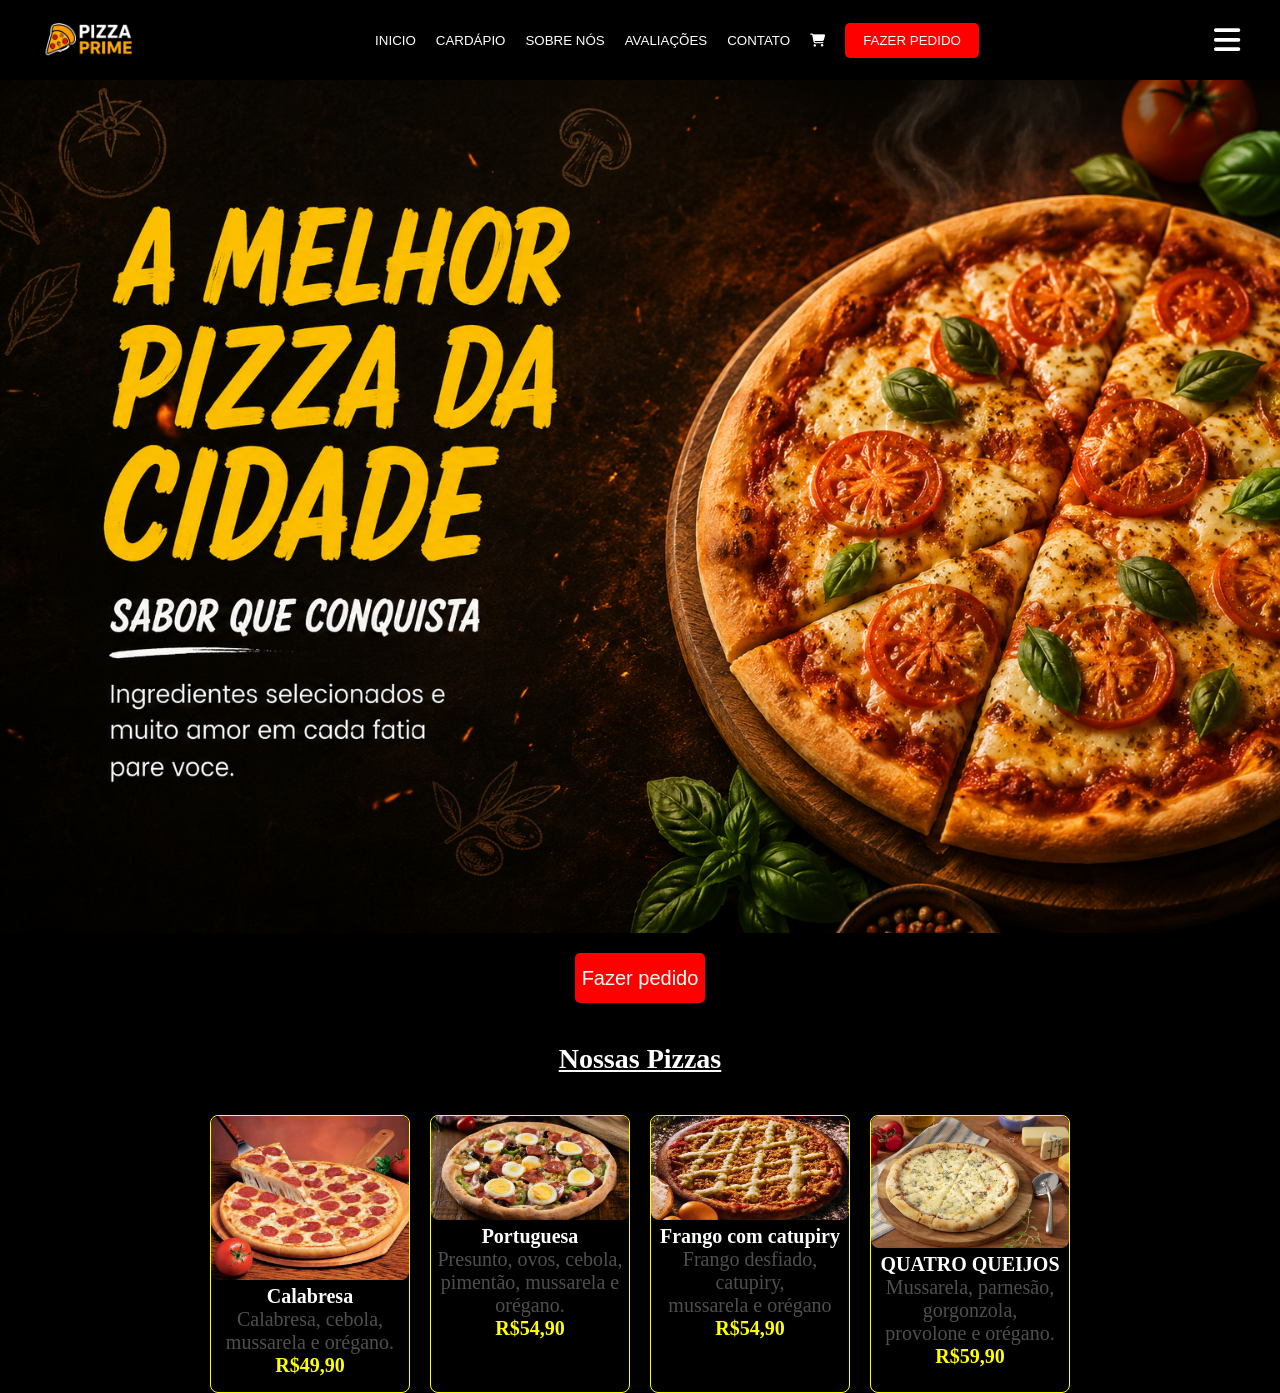
<file: index.html>
<!doctype html>
<html lang="Pt-Br">
  <head>
    <meta charset="UTF-8" />
    <meta name="viewport" content="width=device-width, initial-scale=1.0" />
    <title>Pizza Prime</title>
    <link rel="stylesheet" href="index.css" />
    <link
      rel="stylesheet"
      href="https://cdnjs.cloudflare.com/ajax/libs/font-awesome/6.7.2/css/all.min.css"
    />
  </head>

  <body>
    <header>
      <img class="logo_pizza" src="pizza_logo.png" width="100px" alt="logo" />
      <div class="botoes">
        <button class="btn1"><a href="index.html">INICIO</a></button>
        <button class="btn2"><a href="cardapio.html">CARDÁPIO</a></button>
        <button class="btn3"><a href="sobrenos.html">SOBRE NÓS</a></button>
        <button class="btn4"><a href="avaliacoes.html">AVALIAÇÕES</a></button>
        <button class="btn5"><a href="contato.html">CONTATO</a></button>
        <button class="btn6">
          <a href="#"><i class="fa-solid fa-cart-shopping"></i></a>
        </button>
        <button id="btn_pedido">
          <a id="fazer_pedido" href="">FAZER PEDIDO</a>
        </button>
      </div>

      <i class="fa-solid fa-bars menu-hamburguer"></i>
    </header>

    <nav class="nav_banner">
      <div id="textos_banner">
       
        <div>
         
        </div>
      </div>
 
      <div class="banner">
              <img class="img" src="fundo_saborqueconquista.png" alt="" />
      <button class="btn_Banner"><a href="">Fazer pedido</a></button>
      </div>


     
    </nav>
    <h1 class="nav_Pizzas">Nossas Pizzas</h1>
    <nav class="pizzas">
      <div class="div_pizzas_cards">
        <div class="card1">
          <img class="pizza_calabresa" src="pizza.calabresa.jpg" alt="" />
          <h4>Calabresa</h4>
          <p>Calabresa, cebola, mussarela e orégano.</p>
          <span>R$49,90</span>
        </div>

        <div class="card2">
          <img class="pizza_portuguesa" src="pizza.portuguesa.jpg" alt="" />
          <h4>Portuguesa</h4>
          <p>
            Presunto, ovos, cebola, <br />
            pimentão, mussarela e orégano.
          </p>
          <span>R$54,90</span>

        </div>

        <div class="card3">
          <img class="pizza_frangocomcatupiry" src="frango.com.catupiry.jpg" alt="">
          <h4>Frango com catupiry</h4>
          <p>
            Frango desfiado, catupiry, <br />
            mussarela e orégano
          </p>
          <span>R$54,90</span>
        </div>

        <div class="card4">
          <img
            class="pizza_quatroqueijos"
            src="pizza.quatroqueijos.jpg"
            alt=""
          />
          <h4>QUATRO QUEIJOS</h4>
          <p>
            Mussarela, parnesão, gorgonzola, <br />
            provolone e orégano.
          </p>
          <span>R$59,90</span>
        </div>
      </div>
    </nav>
  </body>
</html>


<script>
  const menu = document.querySelector(".botoes");
const botao = document.querySelector(".menu-hamburguer");

botao.addEventListener("click", () => {
    menu.classList.toggle("ativo");
});
</script>
</file>
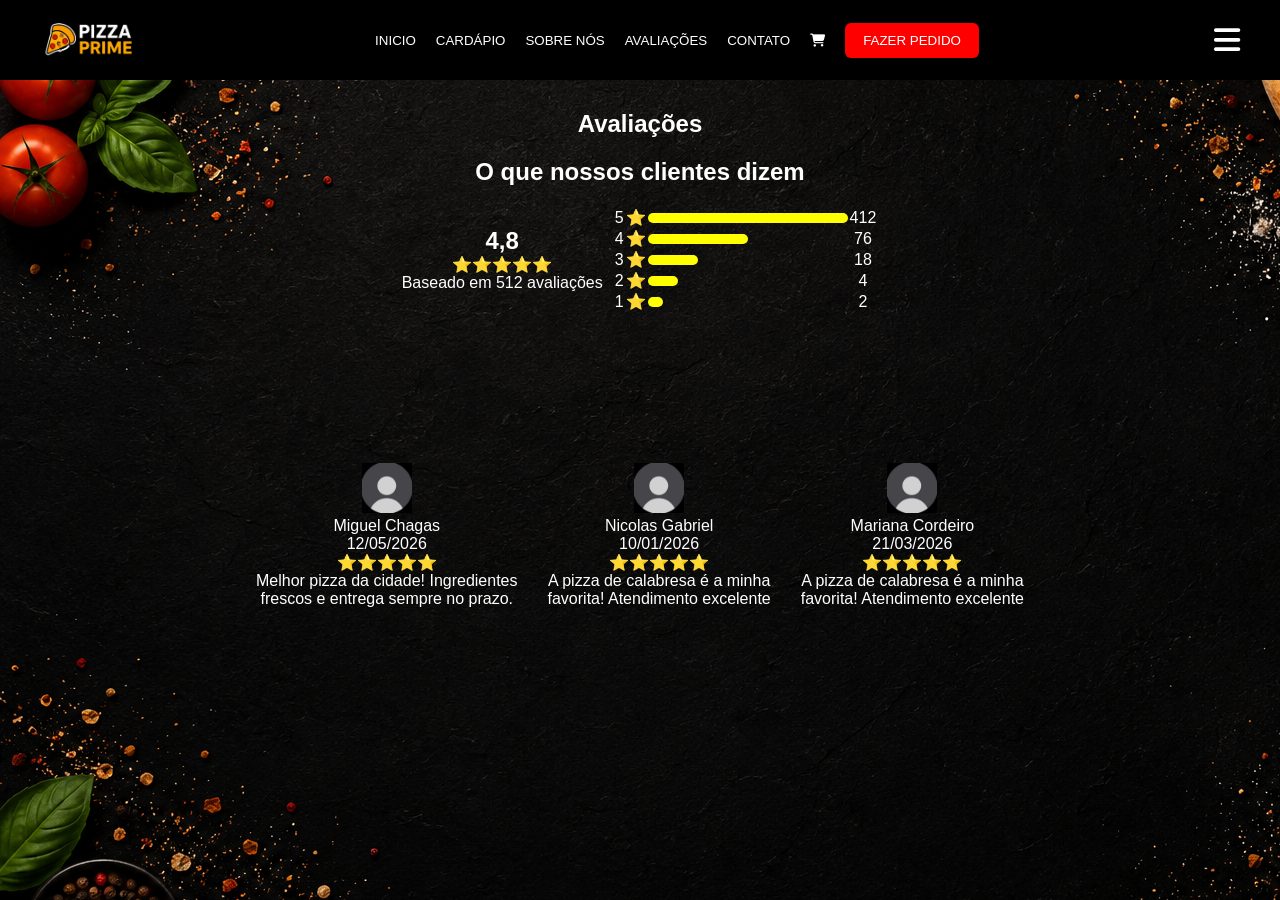
<file: avaliacoes.html>
<!doctype html>
<html lang="Pt-Br">

<head>
  <meta charset="UTF-8" />
  <meta name="viewport" content="width=device-width, initial-scale=1.0" />
  <title>Pizza Prime</title>
  <link rel="stylesheet" href="avaliacoes.css" />
  <link rel="stylesheet" href="https://cdnjs.cloudflare.com/ajax/libs/font-awesome/6.7.2/css/all.min.css" />
</head>

<body>
  <header>
    <img class="logo_pizza" src="pizza_logo.png" width="100px" alt="logo" />
    <div class="botoes">
      <button><a href="index.html">INICIO</a></button>
      <button><a href="cardapio.html">CARDÁPIO</a></button>
      <button><a href="sobrenos.html">SOBRE NÓS</a></button>
      <button><a href="avaliacoes.html">AVALIAÇÕES</a></button>
      <button><a href="contato.html">CONTATO</a></button>
      <button class="">
        <a href="#"><i class="fa-solid fa-cart-shopping"></i></a>
      </button>
      <button id="btn_pedido">
        <a id="fazer_pedido" href="">FAZER PEDIDO</a>
      </button>
    </div>

    <i class="fa-solid fa-bars menu-hamburguer"></i>
  </header>

  <nav>
    <div>
      <h1 class="titulo">Avaliações</h1>
      <h2 class="sub_titulo">O que nossos clientes dizem</h2>
    </div>
  </nav>

  <nav id="area_avaliacoes">
    <div class="avaliacoes">
      <h1>4,8</h1>
      <p>⭐⭐⭐⭐⭐</p>
      <p>Baseado em 512 avaliações</p>
    </div>

    <div class="estrelas">
      <div class="tabela">
        <table>
          <tr>
            <td>
              5
            </td>

            <td>
              <p>⭐</p>
            </td>

            <td>
              <h2 class="barra5"></h2>
            </td>

            <td>
              412
            </td>
          </tr>

          <tr>
            <td>
              4
            </td>

            <td>
              <p>⭐</p>
            </td>

            <td>
              <h2 class="barra4"></h2>
            </td>

            <td>
              76
            </td>
          </tr>

          <tr>
            <td>
              3
            </td>

            <td>
              <p>⭐</p>
            </td>

            <td>
              <h2 class="barra3"></h2>
            </td>

            <td>
              18
            </td>
          </tr>

          <tr>
            <td>
              2
            </td>

            <td>
              <p>⭐</p>
            </td>

            <td>
              <h2 class="barra2"></h2>
            </td>

            <td>4</td>
          </tr>

          <tr>
            <td>
              1
            </td>

            <td>
              <p>⭐</p>
            </td>

            <td>
              <h2 class="barra1"></h2>
            </td>

            <td>
              2
            </td>
          </tr>
        </table>
      </div>

    </div>

    
  </nav>


  <nav id="area_clientes">
    <div class="cliente1">
      <div>
        <img src="perfil_anonimo.jpg" width="50px" alt="">
        <p>Miguel Chagas</p>
        <p>12/05/2026</p>
      </div>

      <p>⭐⭐⭐⭐⭐</p>
      <p>Melhor pizza da cidade! Ingredientes <br>
        frescos e entrega sempre no prazo.</p>
    </div>

    <div class="cliente2">
      <div>
        <img src="perfil_anonimo.jpg" width="50px" alt="">
        <p>Nicolas Gabriel</p>
        <p>10/01/2026</p>
      </div>

      <p>⭐⭐⭐⭐⭐</p>
      <p>A pizza de calabresa é a minha <br>
        favorita! Atendimento excelente</p>
    </div>

    <div class="cliente3">
      <div>
        <img class="foto_cliente3" src="perfil_anonimo.jpg" width="50px" alt="">
        <p>Mariana Cordeiro</p>
        <p>21/03/2026</p>
      </div>

      <p>⭐⭐⭐⭐⭐</p>
         <p>A pizza de calabresa é a minha <br>
        favorita! Atendimento excelente</p>
    </div>
  </nav>

</body>

</html>


<script>
  const menu = document.querySelector(".botoes");
  const botao = document.querySelector(".menu-hamburguer");

  botao.addEventListener("click", () => {
    menu.classList.toggle("ativo");
  });
</script>
</file>
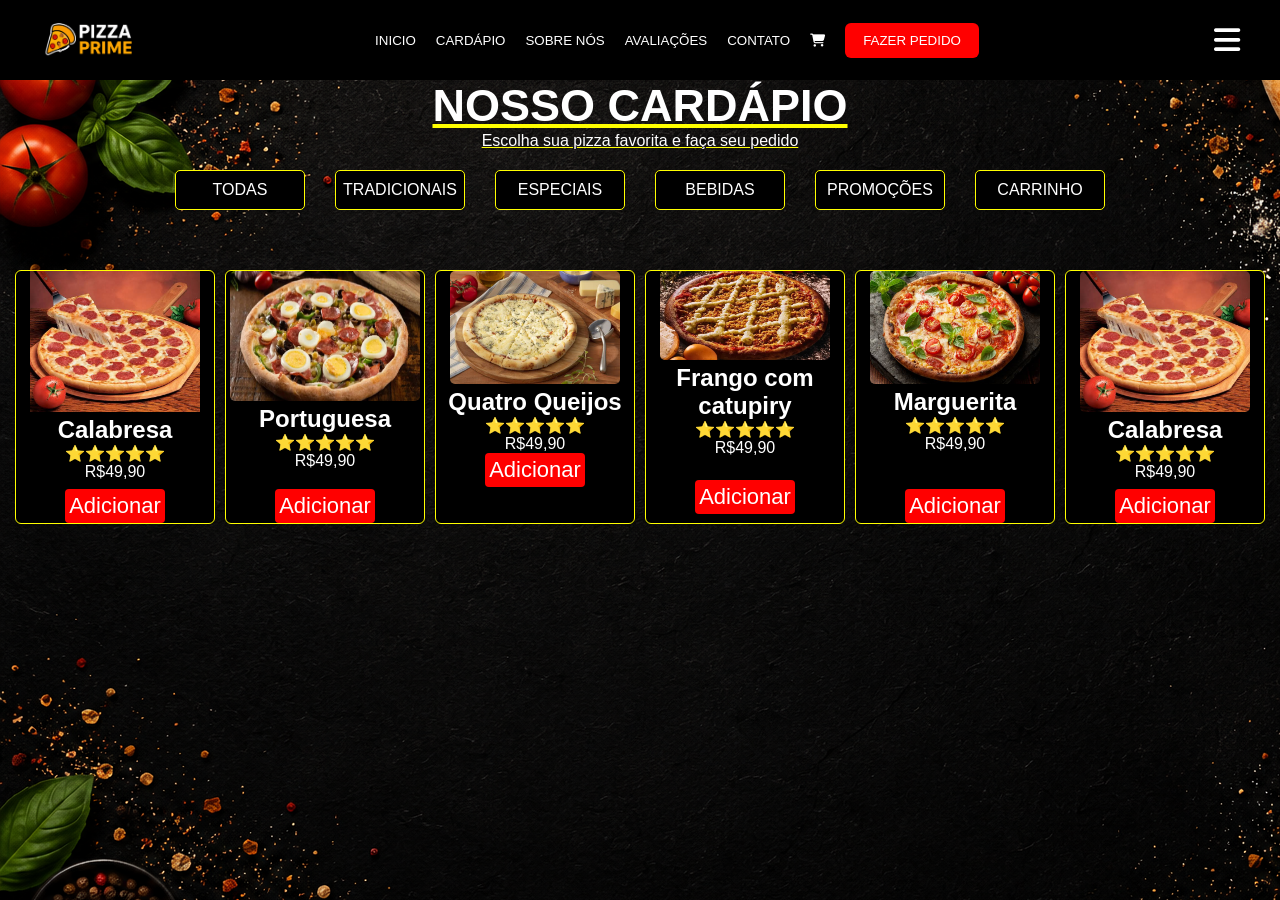
<file: cardapio.html>
<!doctype html>
<html lang="Pt-Br">
  <head>
    <meta charset="UTF-8" />
    <meta name="viewport" content="width=device-width, initial-scale=1.0" />
    <title>Pizza Prime</title>
    <link rel="stylesheet" href="cardapio.css" />
    <link
      rel="stylesheet"
      href="https://cdnjs.cloudflare.com/ajax/libs/font-awesome/6.7.2/css/all.min.css"
    />
  </head>

  <body>
    <header>
      <img class="logo_pizza" src="pizza_logo.png" width="100px" alt="logo" />
      <div class="botoes">
        <button class="btn1"><a href="index.html">INICIO</a></button>
        <button class="btn2"><a href="cardapio.html">CARDÁPIO</a></button>
        <button class="btn3"><a href="sobrenos.html">SOBRE NÓS</a></button>
        <button class="btn4"><a href="avaliacoes.html">AVALIAÇÕES</a></button>
        <button class="btn5"><a href="contato.html">CONTATO</a></button>
        <button class="btn6">
          <a href="#"><i class="fa-solid fa-cart-shopping"></i></a>
        </button>
        <button id="btn_pedido">
          <a id="fazer_pedido" href="">FAZER PEDIDO</a>
        </button>
      </div>

      <i class="fa-solid fa-bars menu-hamburguer"></i>
    </header>

    <nav class="links_cardapio">
      <h1 class="titulo_cardapio">NOSSO CARDÁPIO</h1>
      <p class="subtitulo_cardapio">
        Escolha sua pizza favorita e faça seu pedido
      </p>

      <div class="links">
        <a href="">TODAS</a>
        <a href="">TRADICIONAIS</a>
        <a href="">ESPECIAIS</a>
        <a href="">BEBIDAS</a>
        <a href="">PROMOÇÕES</a>
        <a href="">CARRINHO</a>

       
      </div>
    </nav>
    

    <nav class="cards">
      <div class="card1">
        <img width="170px" src="pizza.calabresa.jpg" alt="pizza_calabresa" />
        <h1>Calabresa</h1>
        <p>⭐⭐⭐⭐⭐</p>
        <p>R$49,90</p>
        <button>Adicionar</button>
      </div>

      <div class="card2">
        <img width="200px" src="pizza.portuguesa.jpg" alt="pizza_calabresa" />
        <h1>Portuguesa</h1>
        <p>⭐⭐⭐⭐⭐</p>
        <p>R$49,90</p>
        <button>Adicionar</button>
      </div>

      <div class="card3">
        <img width="170px" src="pizza.quatroqueijos.jpg" alt="pizza_calabresa" />
        <h1>Quatro Queijos</h1>
        <p>⭐⭐⭐⭐⭐</p>
        <p>R$49,90</p>
        <button>Adicionar</button>
      </div>

      <div class="card4">
        <img width="170px" src="frango.com.catupiry.jpg" alt="pizza_calabresa" />
        <h1>Frango com catupiry</h1>
        <p>⭐⭐⭐⭐⭐</p>
        <p>R$49,90</p>
        <button>Adicionar</button>
      </div>

      <div class="card5">
        <img width="170px" src="Marguerita.pizza.jpg" alt="pizza_calabresa" />
        <h1>Marguerita</h1>
        <p>⭐⭐⭐⭐⭐</p>
        <p>R$49,90</p>
        <button>Adicionar</button>
      </div>

      <div class="card6">
        <img width="170px" src="pizza.calabresa.jpg" alt="pizza_calabresa" />
        <h1>Calabresa</h1>
        <p>⭐⭐⭐⭐⭐</p>
        <p>R$49,90</p>
        <button>Adicionar</button>
      </div>
    </nav>
  </body>
</html>

<script>
  const menu = document.querySelector(".botoes");
  const botao = document.querySelector(".menu-hamburguer");

  botao.addEventListener("click", () => {
    menu.classList.toggle("ativo");
  });
</script>
</file>
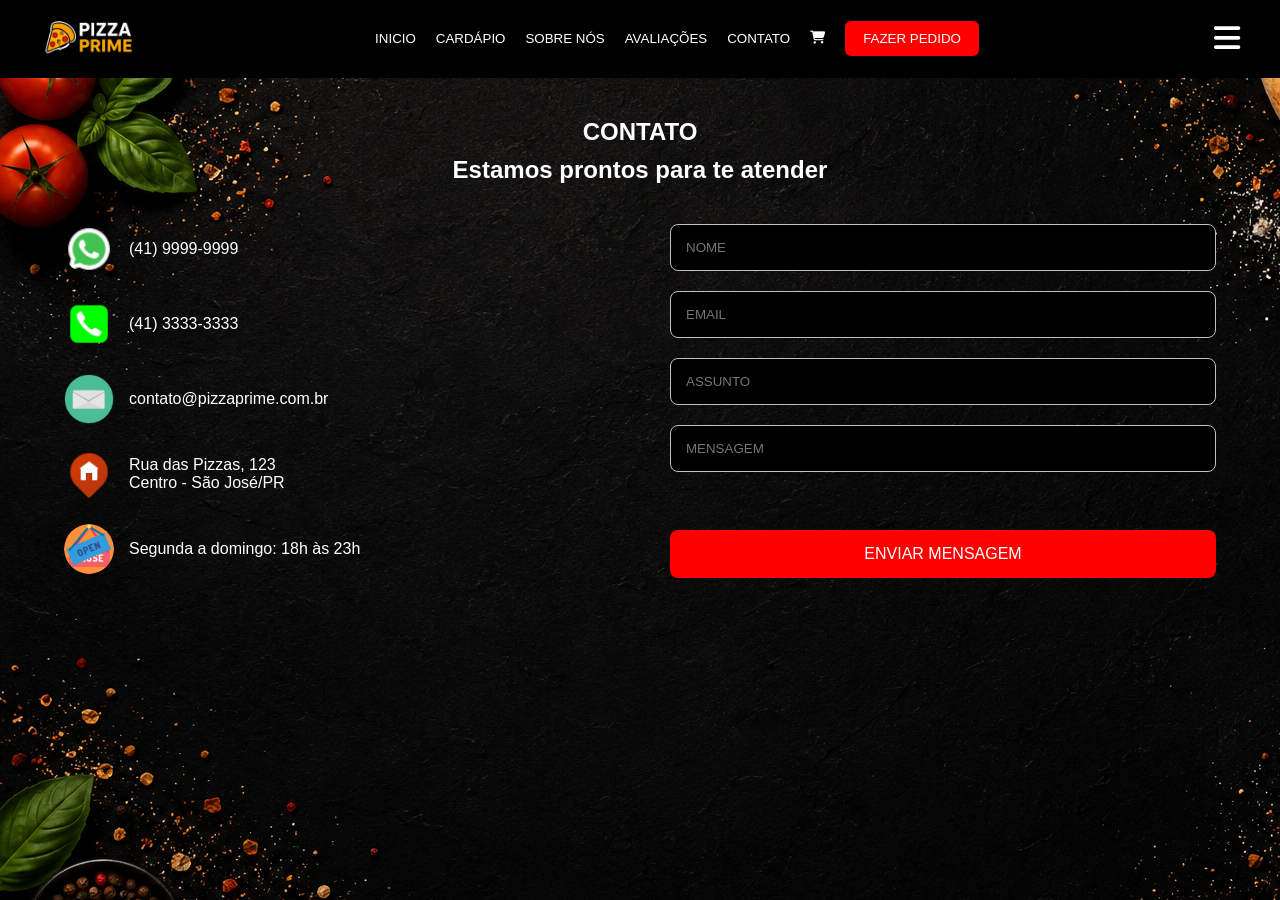
<file: contato.html>
HTML
<!doctype html>
<html lang="Pt-Br">

<head>
  <meta charset="UTF-8" />
  <meta name="viewport" content="width=device-width, initial-scale=1.0" />
  <title>Pizza Prime</title>
  <link rel="stylesheet" href="contato.css" />
  <link rel="stylesheet" href="https://cdnjs.cloudflare.com/ajax/libs/font-awesome/6.7.2/css/all.min.css" />
</head>

<body>
  <header> <img class="logo_pizza" src="pizza_logo.png" width="100px" alt="logo" />
    <div class="botoes"> <button><a href="index.html">INICIO</a></button> <button><a
          href="cardapio.html">CARDÁPIO</a></button> <button><a href="sobrenos.html">SOBRE NÓS</a></button> <button><a
          href="avaliacoes.html">AVALIAÇÕES</a></button> <button><a href="contato.html">CONTATO</a></button> <button
        class=""> <a href="#"><i class="fa-solid fa-cart-shopping"></i></a> </button> <button id="btn_pedido"> <a
          id="fazer_pedido" href="">FAZER PEDIDO</a> </button> </div> <i class="fa-solid fa-bars menu-hamburguer"></i>
  </header>
  <section class="titulo">

    <h1>CONTATO</h1>
    <h2>Estamos prontos para te atender</h2>

  </section>

  <section id="sessao_contatos">
    <nav id="contatos">
      <div class="whatslogo"> <img src="icons8-whatsapp-48.png" width="50px" alt="">
        <p>(41) 9999-9999</p>
      </div>
      <div class="whatslogo"> <img src="icons8-telefone-da-maçã-48.png" width="50px" alt="">
        <p>(41) 3333-3333</p>
      </div>
      <div class="whatslogo"> <img src="icons8-mensagem-64.png" width="50px" alt="">
        <p>contato@pizzaprime.com.br</p>
      </div>
      <div class="whatslogo"> <img src="icons8-endereço-48.png" width="50px" alt="">
        <p>Rua das Pizzas, 123 <br> Centro - São José/PR</p>
      </div>
      <div class="horariodefuncionamento"> <img src="abrir.png" width="50px" alt="">
        <p>Segunda a domingo: 18h às 23h</p>
      </div>

    </nav>

    <nav id="nav_inputs">
      <div class="input_nome"> <input placeholder="NOME" type="text"> </div>
      <div class="input_email"> <input placeholder="EMAIL" type="text"> </div>
      <div class="input_assunto"> <input placeholder="ASSUNTO" type="text"> </div>
      <div class="input_nome"> <input placeholder="MENSAGEM" type="text"> </div> <br> <button> <a href="">ENVIAR
          MENSAGEM</a> </button>
    </nav>
  </section>
</body>

</html>
<script> const menu = document.querySelector(".botoes"); const botao = document.querySelector(".menu-hamburguer"); botao.addEventListener("click", () => { menu.classList.toggle("ativo"); }); </script>
</file>
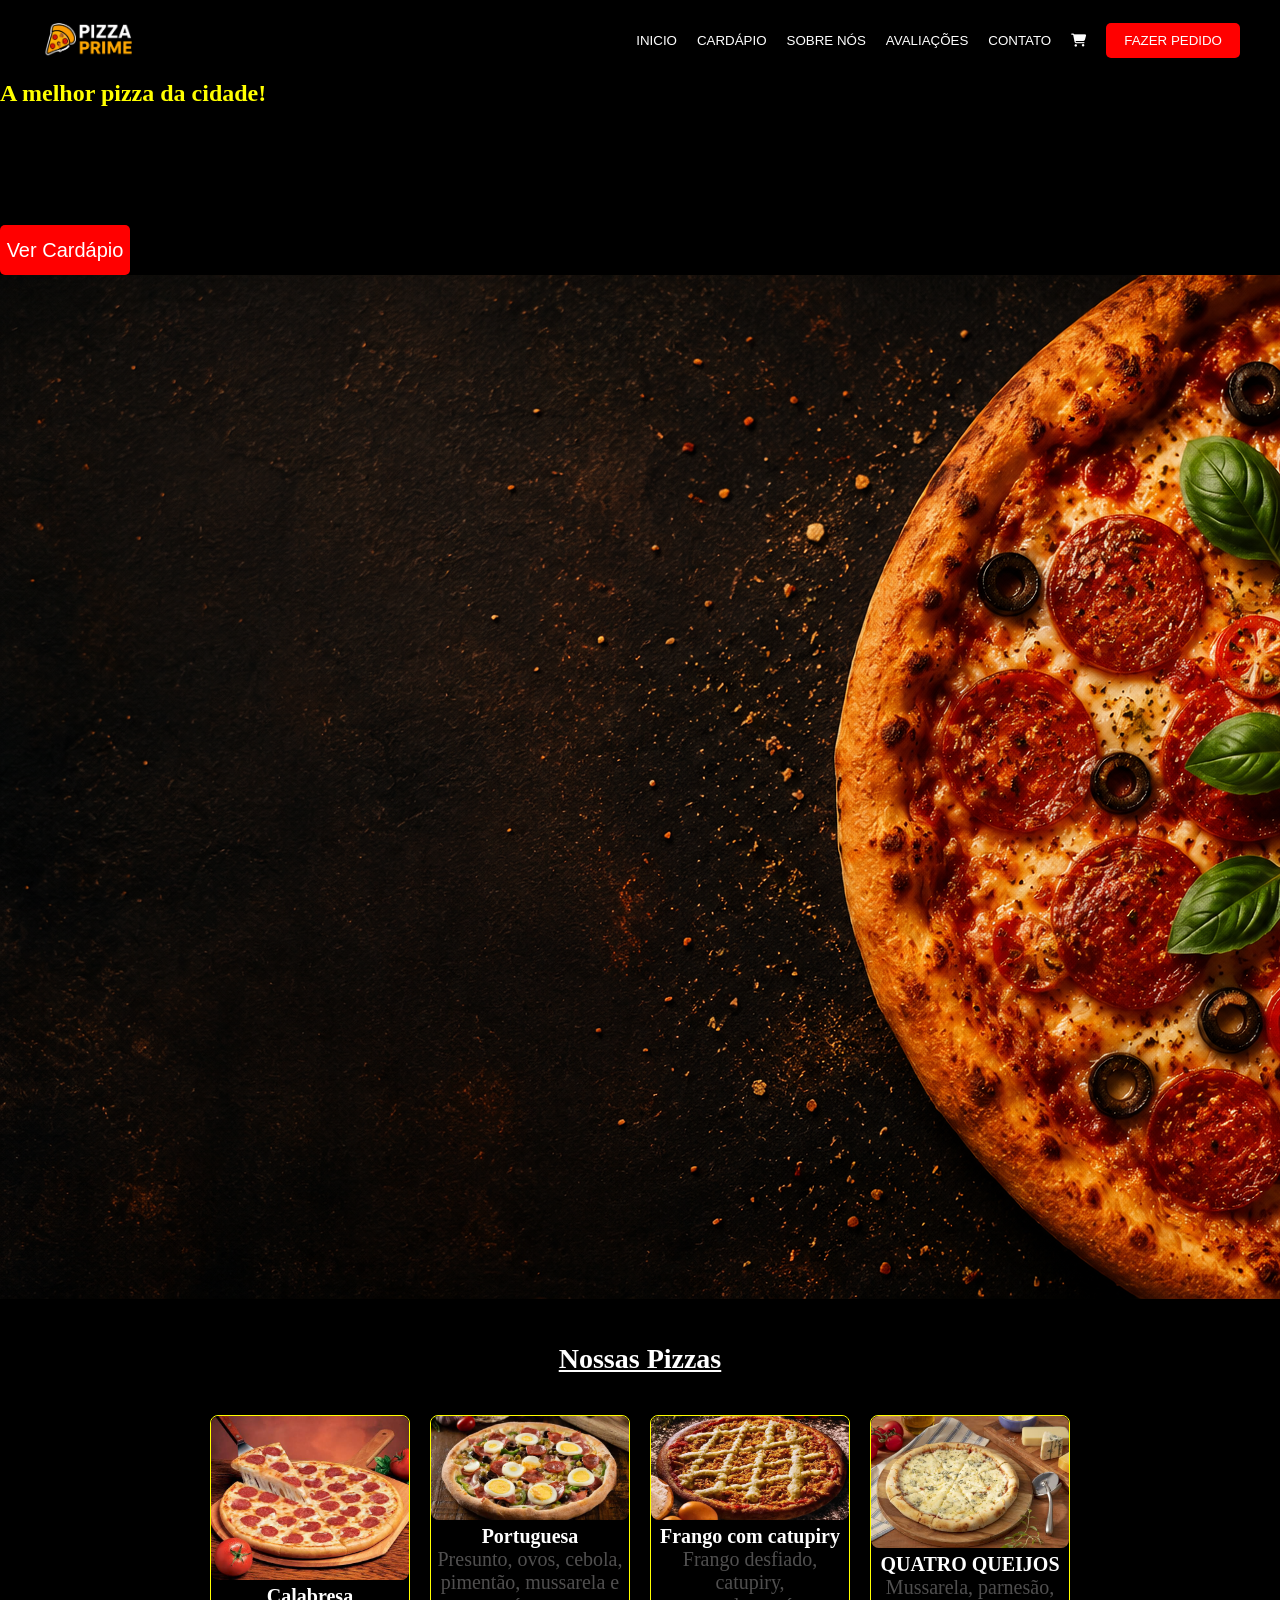
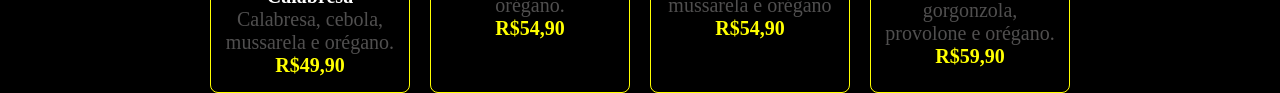
<file: inicio.html>
<!doctype html>
<html lang="Pt-Br">
  <head>
    <meta charset="UTF-8" />
    <meta name="viewport" content="width=device-width, initial-scale=1.0" />
    <title>Pizza Prime</title>
    <link rel="stylesheet" href="inicio.css" />
    <link
      rel="stylesheet"
      href="https://cdnjs.cloudflare.com/ajax/libs/font-awesome/6.7.2/css/all.min.css"
    />
  </head>

  <body>
    <header>
      <img class="logo_pizza" src="pizza_logo.png" width="100px" alt="logo" />
      <div class="botoes">
        <button><a href="inicio.html">INICIO</a></button>
        <button><a href="cardapio.html">CARDÁPIO</a></button>
        <button><a href="sobrenos.html">SOBRE NÓS</a></button>
        <button><a href="avaliacoes.html">AVALIAÇÕES</a></button>
        <button><a href="contato.html">CONTATO</a></button>
        <button class="">
          <a href="#"><i class="fa-solid fa-cart-shopping"></i></a>
        </button>
        <button id="btn_pedido">
          <a id="fazer_pedido" href="">FAZER PEDIDO</a>
        </button>
      </div>
    </header>

    <nav class="nav_banner">
      <div id="textos_banner">
        <h1 id="titulo_banner">
          <mark style="color: yellow; background-color: transparent">
            A melhor pizza da cidade!</mark
          ><br />
          <span
            >Sabor que <br />
            consquista!</span
          >
        </h1>
        <h3>
          ingredientes selecionados e muito amor <br />
          em cada fatia para você.
        </h3>
        <div>
          <button class="btn_Banner">
            <a href="cardapio.html">Ver Cardápio</a>
          </button>
        </div>
      </div>

      <img src="42e05af4-6553-4121-8620-4ac8bafa769c.png" alt="" />
    </nav>
    <h1 class="nav_Pizzas">Nossas Pizzas</h1>
    <nav class="pizzas">
      <div class="div_pizzas_cards">
        <div class="card1">
          <img class="pizza_calabresa" src="pizza.calabresa.jpg" alt="" />
          <h4>Calabresa</h4>
          <p>Calabresa, cebola, mussarela e orégano.</p>
          <span>R$49,90</span>
        </div>

        <div class="card2">
          <img class="pizza_portuguesa" src="pizza.portuguesa.jpg" alt="" />
          <h4>Portuguesa</h4>
          <p>
            Presunto, ovos, cebola, <br />
            pimentão, mussarela e orégano.
          </p>
          <span>R$54,90</span>

        </div>

        <div class="card3">
          <img class="pizza_frangocomcatupiry" src="frango.com.catupiry.jpg" alt="">
          <h4>Frango com catupiry</h4>
          <p>
            Frango desfiado, catupiry, <br />
            mussarela e orégano
          </p>
          <span>R$54,90</span>
        </div>

        <div class="card4">
          <img
            class="pizza_quatroqueijos"
            src="pizza.quatroqueijos.jpg"
            alt=""
          />
          <h4>QUATRO QUEIJOS</h4>
          <p>
            Mussarela, parnesão, gorgonzola, <br />
            provolone e orégano.
          </p>
          <span>R$59,90</span>
        </div>
      </div>
    </nav>
  </body>
</html>
</file>
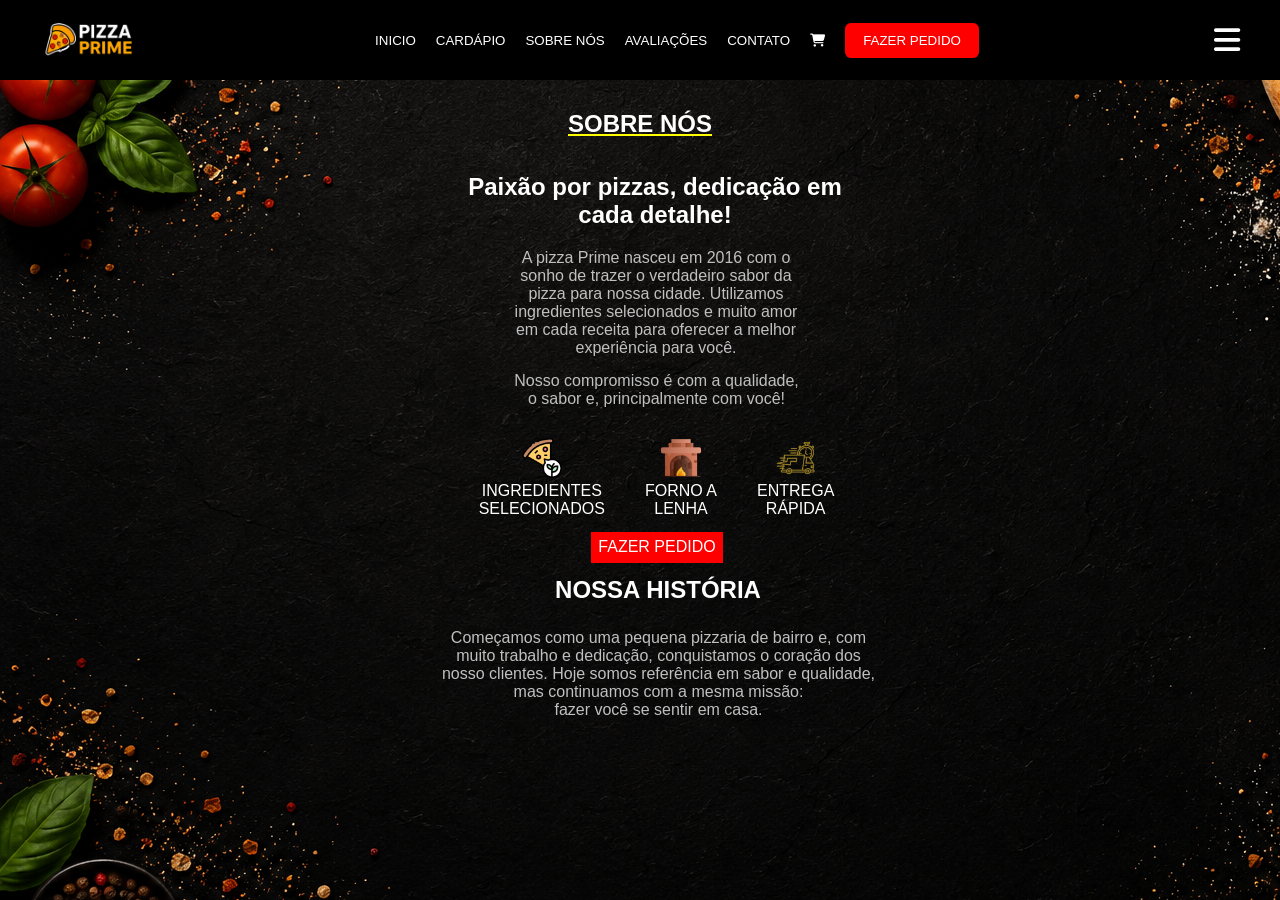
<file: sobrenos.html>
<!doctype html>
<html lang="Pt-Br">

<head>
  <meta charset="UTF-8" />
  <meta name="viewport" content="width=device-width, initial-scale=1.0" />
  <title>Pizza Prime</title>
  <link rel="stylesheet" href="sobrenos.css" />
  <link rel="stylesheet" href="https://cdnjs.cloudflare.com/ajax/libs/font-awesome/6.7.2/css/all.min.css" />
</head>

<body>
  <header>
    <img class="logo_pizza" src="pizza_logo.png" width="100px" alt="logo" />
    <div class="botoes">
      <button><a href="index.html">INICIO</a></button>
      <button><a href="cardapio.html">CARDÁPIO</a></button>
      <button><a href="sobrenos.html">SOBRE NÓS</a></button>
      <button><a href="avaliacoes.html">AVALIAÇÕES</a></button>
      <button><a href="contato.html">CONTATO</a></button>
      <button class="">
        <a href="#"><i class="fa-solid fa-cart-shopping"></i></a>
      </button>
      <button id="btn_pedido">
        <a id="fazer_pedido" href="">FAZER PEDIDO</a>
      </button>
    </div>

    <i class="fa-solid fa-bars menu-hamburguer"></i>
  </header>

  <nav class="tudo">
    <h1 class="titulo">SOBRE NÓS</h1>
    <div>
      <h2 class="subtitulo">
        Paixão por pizzas, dedicação em <br />
        cada detalhe!
      </h2>
      <p class="texto">
        A pizza Prime nasceu em 2016 com o <br />
        sonho de trazer o verdadeiro sabor da <br />
        pizza para nossa cidade. Utilizamos <br />
        ingredientes selecionados e muito amor <br />
        em cada receita para oferecer a melhor <br />
        experiência para você.
      <div>
        <p class="continuacao_texto">Nosso compromisso é com a qualidade, <br>
          o sabor e, principalmente com você!</p>
      </div>
      </p>
    </div>

    <div class="imgs">
      <div class="pizza_icone">
        <img src="pizzaicone.png" width="40px" alt="">
        <p>INGREDIENTES <br> SELECIONADOS</p>
      </div>
      <div class="fogaoalenha_icone">
        <img src="fogaoalenha.png" width="40px" alt="">
        <p>FORNO A <br> LENHA</p>
      </div>
      <div class="entrega_rapida_icone">
        <img src="entregarapida_icone.png" width="40px" alt="">
        <p>ENTREGA <br> RÁPIDA</p>
      </div> 
    
    </div>
       <div class="fazerpedido">
        <a href="">FAZER PEDIDO</a>
       </div>
    
       <div>
        <h2 class="nossahistoria_titulo">NOSSA HISTÓRIA</h2>
        <p class="nossahistoria_paragrafo">Começamos como uma pequena pizzaria de bairro e, com <br>
        muito trabalho e dedicação, conquistamos o coração dos <br>
        nosso clientes. Hoje somos referência em sabor e qualidade, <br> mas continuamos com a mesma missão: <br>
        <span>fazer você se sentir em casa.</span></p>
       </div>
     

  </nav>
</body>

</html>

<script>
  const menu = document.querySelector(".botoes");
  const botao = document.querySelector(".menu-hamburguer");

  botao.addEventListener("click", () => {
    menu.classList.toggle("ativo");
  });
</script>
</file>
<file: index.css>
/* ===========================
   RESET
=========================== */

* {
    margin: 0;
    padding: 0;
    box-sizing: border-box;
}

body {
    background: black;
}

/* ===========================
   HEADER
=========================== */

header {
    background: black;
    display: flex;
    justify-content: space-between;
    align-items: center;
    padding: 15px 40px;
}

.logo_pizza {
    border-radius: 8px;
}

.botoes {
    display: flex;
    align-items: center;
    gap: 20px;
}

.btn1:hover{
border-bottom: 1px solid red;
transition: 1s;
}

.btn2:hover{
border-bottom: 1px solid red;
transition: 1s;
}

.btn3:hover{
border-bottom: 1px solid red;
transition: 1s;
}


.btn4:hover{
border-bottom: 1px solid red;
transition: 1s;
}

.btn5:hover{
border-bottom: 1px solid red;
transition: 1s;
}

.btn6:hover{
border-bottom: 1px solid red;
transition: 1s;
}

button {
    background: none;
    border: none;
    cursor: pointer;
}

a {
    text-decoration: none;
    color: white;
    transition: .3s;
}

a:hover {
    color: red;
}

#btn_pedido {
    background: red;
    border-radius: 5px;
    padding: 10px 18px;
}

#fazer_pedido:hover {
    color: white;
}

/* ===========================
   MENU HAMBÚRGUER
=========================== */

.menu-hamburguer {
    display: none;
    font-size: 30px;
    color: white;
    cursor: pointer;
}

/* ===========================
   BANNER
=========================== */

.banner {
    text-align: center;
}

.banner img {
    max-width: 100%;
    height: auto;
    display: block;
    margin: auto;
}

.btn_Banner {
    margin-top: 20px;
    width: 130px;
    height: 50px;
    background: red;
    border-radius: 5px;
    font-size: 20px;
}

.banner button a:hover {
    color: white;
}

/* ===========================
   PIZZAS
=========================== */

.nav_Pizzas {
    text-align: center;
    color: white;
    font-size: 28px;
    text-decoration: underline;
    margin: 40px 0;
}

.div_pizzas_cards {
    display: flex;
    flex-wrap: wrap;
    justify-content: center;
    gap: 20px;
}

.card1,
.card2,
.card3,
.card4 {
    width: 200px;
    border: 1px solid yellow;
    border-radius: 8px;
    text-align: center;
    color: white;
    font-size: 20px;
    padding-bottom: 15px;
}

.pizza_calabresa,
.pizza_portuguesa,
.pizza_frangocomcatupiry,
.pizza_quatroqueijos {
    width: 100%;
    border-radius: 8px;
}

.card1 p,
.card2 p,
.card3 p,
.card4 p {
    color: rgb(80,79,79);
}

.card1 span,
.card2 span,
.card3 span,
.card4 span {
    color: yellow;
    font-weight: bold;
}

/* ===========================
   RESPONSIVO
=========================== */

@media screen and (max-width:768px){

    header{
        padding: 15px 20px;
    }

    .botoes{
        display: none;
    }

    .menu-hamburguer{
        display: block;
    }

    .botoes.ativo{
        display: flex;
        flex-direction: column;
        position: absolute;
        top: 80px;
        left: 0;
        width: 100%;
        background: #111;
        padding: 20px;
        gap: 20px;
    }

}
</file>
<file: avaliacoes.css>
/* ===========================
   BODY
=========================== */

* {
  margin: 0;
  padding: 0;
  box-sizing: border-box;
}

body {
   background-image: url(fundo_cardápio.png);
   overflow-x: hidden;
   font-family: Arial, Helvetica, sans-serif;
    max-width: 100%;
    height: auto;
    display: block;
    margin: auto;
    background-repeat: repeat;
}

/* ===========================
   HEADER
=========================== */

header {
  width: 100%;
  background: #000000;
  display: flex;
  justify-content: space-between;
  align-items: center;
  padding: 15px 40px;
  position: relative;
  min-width: auto;
}

.logo_pizza {
  border-radius: 8px;
}

.botoes {
  display: flex;
  align-items: center;
  gap: 20px;
}

button {
  background: none;
  border: none;
  cursor: pointer;
}

a {
  text-decoration: none;
  color: white;
  transition: 0.3s;
}

a:hover {
  color: red;
}

#btn_pedido {
  background: red;
  padding: 10px 18px;
  border-radius: 6px;
}

#fazer_pedido:hover {
  color: white;
}

/* ===========================
   MENU HAMBÚRGUER
=========================== */



@media screen and (max-width:768px){

    header{
        padding: 15px 20px;
    }

    .botoes{
        display: none;
    }

    .menu-hamburguer{
        display: block;
    }

    .botoes.ativo{
        display: flex;
        flex-direction: column;
        position: absolute;
        top: 80px;
        left: 0;
        width: 100%;
        background: #111;
        padding: 20px;
        gap: 20px;
    }

}

.menu-hamburguer {
  display: none;
  color: white;
  font-size: 30px;
  cursor: pointer;
}

/* ===========================
   AREA TITULO
=========================== */

.titulo{
    color: white;
    text-align: center;
    margin-top: 30px;
}

.sub_titulo{
    color: white;
    text-align: center;
    padding: 20px;
}

/* ===========================
   AREA avaliação
=========================== */


#area_avaliacoes{
    display: flex;
    gap: 10px;
    text-align: center;
    justify-content: center;
   align-items: center;
}

.avaliacoes{
    color: white;
}
/* ===========================
   TABELA
=========================== */


.tabela{
  color: white;
}

.barra5{
    background-color: yellow;
    width: 200px;
    height: 10px;
    border-radius: 8px;
}

.barra4{
    background-color: yellow;
    width: 100px;
    height: 10px;
    border-radius: 8px;
}

.barra3{
    background-color: yellow;
    width: 50px;
    height: 10px;
    border-radius: 8px;
}

.barra2{
    background-color: yellow;
    width: 30px;
    height: 10px;
    border-radius: 8px;
}

.barra1{
    background-color: yellow;
    width: 15px;
    height: 10px;
    border-radius: 8px;
}

/* ===========================
   AVALIAÇÕES DOS CLIENTES
=========================== */

#area_clientes{
    display: flex;
    justify-content: center;
    margin-top: 150px;
    gap: 30px;
}

.cliente1, .cliente2, .cliente3{
    color: white;
    text-align: center;

}
</file>
<file: cardapio.css>
/* ===========================
   BODY
=========================== */

* {
  margin: 0;
  padding: 0;
  box-sizing: border-box;
}

body {
   background-image: url(fundo_cardápio.png);
   overflow-x: hidden;
   font-family: Arial, Helvetica, sans-serif;
    max-width: 100%;
    height: auto;
    display: block;
    margin: auto;
    background-repeat: repeat;
}

/* ===========================
   HEADER
=========================== */

header {
  width: 100%;
  background: #000000;
  display: flex;
  justify-content: space-between;
  align-items: center;
  padding: 15px 40px;
  position: relative;
  min-width: auto;
}

.logo_pizza {
  border-radius: 8px;
}

.botoes {
  display: flex;
  align-items: center;
  gap: 20px;
}

button {
  background: none;
  border: none;
  cursor: pointer;
}

a {
  text-decoration: none;
  color: white;
  transition: 0.3s;
}

a:hover {
  color: red;
}

#btn_pedido {
  background: red;
  padding: 10px 18px;
  border-radius: 6px;
}

#fazer_pedido:hover {
  color: white;
}

/* ===========================
   MENU HAMBÚRGUER
=========================== */

.menu-hamburguer {
  display: none;
  color: white;
  font-size: 30px;
  cursor: pointer;
}

/* ===========================
   RESPONSIVO
=========================== */

@media (max-width: 768px) {
  header {
    padding: 15px 20px;
  }
  body{
    margin: auto;
    padding: 0;
  }

  .menu-hamburguer {
    display: block;
  }

  .botoes {
    display: none;
  }

  .botoes.ativo {
    display: flex;
    flex-direction: column;
    position: absolute;
    top: 75px;
    left: 0;
    width: 100%;
    background: #111;
    padding: 20px;
    gap: 15px;
    z-index: 999;
  }

  .links > a {
    display: flex;
    margin: 10px;
    background-color: rgb(0, 0, 0);
    width: 30%;
    height: 2.0px;
    padding: 0px;
    border-radius: 8px;
    border: 1px solid yellow;
    float: left;
    justify-content: center;
    margin-left: auto;
  }

  .links > a:hover {
    color: red;
  }

 .links{
  flex-wrap: wrap;
 }
  input {
    border: 1px solid silver;
    border-radius: 8px;
    height: 38px;
    background-color: black;
    text-align: center;
    color: white;
  }

  .card1{
  background-color: black;
  height: auto;
  width: 200px;
  text-align: center;
  border: 1px solid yellow;
   border-radius: 6px;
    margin-top: 60px;
    display: block;
}

 .card2{
  background-color: black;
  height: auto;
  width: 200px;
  text-align: center;
  border: 1px solid yellow;
   border-radius: 6px;
    margin-top: 60px;
    display: block;
}
  

 .card3{
  background-color: black;
  height: auto;
  width: 200px;
  text-align: center;
  border: 1px solid yellow;
   border-radius: 6px;
    margin-top: 60px;
    display: block;
}
  

 .card4{
  background-color: black;
  height: auto;
  width: 200px;
  text-align: center;
  border: 1px solid yellow;
  border-radius: 6px;
  margin-top: 60px;
  display: block;
}
  

 .card5{
  background-color: black;
  height: auto;
  width: 200px;
  text-align: center;
  border: 1px solid yellow;
  border-radius: 6px;
  margin-top: 60px;
  display: block;
}
  

 .card6{
  background-color: black;
  height: auto;
  width: 200px;
  text-align: center;
  border: 1px solid yellow;
   border-radius: 6px;
    margin-top: 60px;
    display: block;
}
  
.cards{
 display: flex;
 flex-wrap: wrap;
 gap: 10px;
 justify-content: center;
}


}
/* ===========================
   BOTÕES CARDÁPIO
=========================== */



.titulo_cardapio {
  color: white;
  text-align: center;
  font-size: 45px;
  text-decoration: underline yellow;
}

.subtitulo_cardapio {
  text-align: center;
  color: white;
  text-decoration: underline yellow ;
}


.links > button{
 background-color: black;
    height: 40px;
    border-radius: 8px;
    border: 1px solid yellow;
    margin: 10px;
    float: left;
}

 input {
    border: 1px solid silver;
    border-radius: 8px;
    height: 50px;
    margin-right: 250px;
    margin-top: 17px;
    background-color: black;
    text-align: center;
    color: white;
    margin-top: -50px;
    margin-left: 50px;
  }

  

  .links_cardapio{
    text-align: center;
  }

  .links > a{
     display: flex;
    justify-content: center;
    align-items: center;

    width: 130px;
    height: 40px;

    background: black;
    border: 1px solid yellow;
    border-radius: 5px;
  }


.links{
    display: flex;
    justify-content: center;
    align-items: center;
    gap: 30px;
    margin-top: 20px;
}

/* ===========================
   CARDS PIZZAS
=========================== */

.cards{
 display: flex;
 flex-wrap: wrap;
 gap: 10px;
 justify-content: center;
}

/*COMEÇO CARD1 */

.card1 > h1{
  color: white;
  
}

.card1 > p{
  color: white;

}

.card1{
  background-color: black;
  height: auto;
  width: 200px;
  text-align: center;
  border: 1px solid yellow;
 border-radius: 6px;
 margin-top: 60px;
}

.card1 > button{
  color: white;
  font-size: 22px;
  background-color: red;
  border-radius: 4px;
    width: auto;
    padding: 4px 4px 4px 4px;
    margin-top: 8px;
}
 
/*FINAL CARD1 */

/*COMEÇO CARD2*/
.card2 > h1{
  color: white;
  
}

.card2 > p{
  color: white;

}

.card2{

  background-color: black;
  height: auto;
  width: 200px;
  text-align: center;
  border: 1px solid yellow;
 border-radius: 6px;
 margin-top: 60px;
}

.card2 > img{
  border-radius: 5px;
  width: 190px;
  height: 130px;
}

.card2 > button{
  color: white;
  font-size: 22px;
  background-color: red;
  border-radius: 4px;
    width: auto;
    padding: 4px 4px 4px 4px;
   margin-top: 19px;
  }

/*FINAL CARD2*/


/*COMEÇO CARD3 */
.card3 > h1{
  color: white;
  
}

.card3 > p{
  color: white;

}

.card3{
  background-color: black;
  height: auto;
  width: 200px;
  text-align: center;
  border: 1px solid yellow;
 border-radius: 6px;
 margin-top: 60px;
}

.card3 > img{
  border-radius: 5px;
}

.card3 > button{
  color: white;
  font-size: 22px;
  background-color: red;
  border-radius: 4px;
    width: auto;
    padding: 4px 4px 4px 4px;
   margin-bottom: 2px;
  }
/*FINAL CARD3 */

/*COMEÇO CARD4 */
.card4 > h1{
  color: white;
  
}

.card4 > p{
  color: white;

}

.card4{
  background-color: black;
  height: auto;
  width: 200px;
  text-align: center;
  border: 1px solid yellow;
 border-radius: 6px;
 margin-top: 60px;
}

.card4 > img{
  border-radius: 5px;
}

.card4 > button{
  color: white;
  font-size: 22px;
  background-color: red;
  border-radius: 4px;
    width: auto;
    padding: 4px 4px 4px 4px;
    margin-top: 23px;
}

/*FINAL CARD4*/

/*COMEÇO CARD5 */
.card5 > h1{
  color: white;
  
}

.card5 > p{
  color: white;

}

.card5{
  background-color: black;
  height: auto;
  width: 200px;
  text-align: center;
  border: 1px solid yellow;
 border-radius: 6px;
 margin-top: 60px;
}

.card5 > img{
  border-radius: 5px;
}

.card5 > button{
  color: white;
  font-size: 22px;
  background-color: red;
  border-radius: 4px;
    width: auto;
    padding: 4px 4px 4px 4px;
    margin-top: 36px;
}
/*FINAL CARD5*/

/*COMEÇO CARD6 */
.card6 > h1{
  color: white;
  
}

.card6 > p{
  color: white;

}

.card6{
  background-color: black;
  height: auto;
  width: 200px;
  text-align: center;
  border: 1px solid yellow;
 border-radius: 6px;
 margin-top: 60px;
}

.card6 > img{
  border-radius: 5px;
}

.card6 > button{
  color: white;
  font-size: 22px;
  background-color: red;
  border-radius: 4px;
    width: auto;
    padding: 4px 4px 4px 4px;
   margin-top: 8px ;
  }
/*FINAL CARD6 */

/* Button cards */
</file>
<file: contato.css>
/* ===========================
   BODY
=========================== */

*{
    margin:0;
    padding:0;
    box-sizing:border-box;
}

body{
    margin: 0;
    padding: 0;
    background-image: url(fundo_cardápio.png);
    background-repeat: repeat;
    overflow-x: hidden;
    font-family: Arial, Helvetica, sans-serif;
}

/* ===========================
   HEADER
=========================== */

header{
  margin-top: -20px;
    width:100%;
    background:#000;
    display:flex;
    justify-content:space-between;
    align-items:center;
    padding:15px 40px;
}

.logo_pizza{
    border-radius:8px;
}

.botoes{
    display:flex;
    align-items:center;
    gap:20px;
}

button{
    border:none;
    background:none;
    cursor:pointer;
}

a{
    color:#fff;
    text-decoration:none;
    transition:.3s;
}

a:hover{
    color:red;
}

#btn_pedido{
    background:red;
    padding:10px 18px;
    border-radius:6px;
}

#fazer_pedido:hover{
    color:white;
}

.menu-hamburguer{
    display:none;
    color:white;
    font-size:30px;
    cursor:pointer;
}

/* ===========================
   TÍTULO
=========================== */

.titulo{
    text-align:center;
    color:white;
    margin:40px 0;
}

.titulo h2{
    margin-top:10px;
}

/* ===========================
   CONTATOS
=========================== */

#sessao_contatos{
    width:90%;
    max-width:1200px;
    margin:auto;

    display:flex;
    justify-content:space-between;
    align-items:flex-start;
    gap:60px;
}

#contatos{
    flex:1;
}

.whatslogo,
.horariodefuncionamento{
    display:flex;
    align-items:center;
    gap:15px;
    color:white;
    margin-bottom:25px;
}

.whatslogo img,
.horariodefuncionamento img{
    border-radius:50%;
}

/* ===========================
   FORMULÁRIO
=========================== */

#nav_inputs{
    flex:1;

    display:flex;
    flex-direction:column;
    gap:20px;
}

#nav_inputs input{
    width:100%;
    padding:15px;
    border-radius:8px;
    border:1px solid silver;
    background:black;
    color:white;
    outline:none;
}

#nav_inputs button{
    background:red;
    color:white;
    padding:15px;
    border-radius:8px;
    font-size:16px;
}

#nav_inputs button a{
    color:white;
}

/* ===========================
   RESPONSIVO
=========================== */

@media(max-width:768px){

    header{
        padding:15px 20px;
    }

    .menu-hamburguer{
        display:block;
    }

    .botoes{
        display:none;
    }

    .botoes.ativo{
        display:flex;
        flex-direction:column;
        position:absolute;
        top:80px;
        left:0;
        width:100%;
        background:#111;
        padding:20px;
        gap:20px;
    }

    #sessao_contatos{
        flex-direction:column;
        gap:40px;
    }

    #contatos,
    #nav_inputs{
        width:100%;
    }
}
</file>
<file: inicio.css>
/* ===========================
   RESET
=========================== */

* {
    margin: 0;
    padding: 0;
    box-sizing: border-box;
}

body {
    background: black;
}

/* ===========================
   HEADER
=========================== */

header {
    background: black;
    display: flex;
    justify-content: space-between;
    align-items: center;
    padding: 15px 40px;
}

.logo_pizza {
    border-radius: 8px;
}

.botoes {
    display: flex;
    align-items: center;
    gap: 20px;
}

button {
    background: none;
    border: none;
    cursor: pointer;
}

a {
    text-decoration: none;
    color: white;
    transition: .3s;
}

a:hover {
    color: red;
}

#btn_pedido {
    background: red;
    border-radius: 5px;
    padding: 10px 18px;
}

#fazer_pedido:hover {
    color: white;
}

/* ===========================
   MENU HAMBÚRGUER
=========================== */

.menu-hamburguer {
    display: none;
    font-size: 30px;
    color: white;
    cursor: pointer;
}

/* ===========================
   BANNER
=========================== */

.banner {
    text-align: center;
}

.banner img {
    max-width: 100%;
    height: auto;
    display: block;
    margin: auto;
}

.btn_Banner {
    margin-top: 20px;
    width: 130px;
    height: 50px;
    background: red;
    border-radius: 5px;
    font-size: 20px;
}

.banner button a:hover {
    color: white;
}

/* ===========================
   PIZZAS
=========================== */

.nav_Pizzas {
    text-align: center;
    color: white;
    font-size: 28px;
    text-decoration: underline;
    margin: 40px 0;
}

.div_pizzas_cards {
    display: flex;
    flex-wrap: wrap;
    justify-content: center;
    gap: 20px;
}

.card1,
.card2,
.card3,
.card4 {
    width: 200px;
    border: 1px solid yellow;
    border-radius: 8px;
    text-align: center;
    color: white;
    font-size: 20px;
    padding-bottom: 15px;
}

.pizza_calabresa,
.pizza_portuguesa,
.pizza_frangocomcatupiry,
.pizza_quatroqueijos {
    width: 100%;
    border-radius: 8px;
}

.card1 p,
.card2 p,
.card3 p,
.card4 p {
    color: rgb(80,79,79);
}

.card1 span,
.card2 span,
.card3 span,
.card4 span {
    color: yellow;
    font-weight: bold;
}

/* ===========================
   RESPONSIVO
=========================== */

@media screen and (max-width:768px){

    header{
        padding: 15px 20px;
    }

    .botoes{
        display: none;
    }

    .menu-hamburguer{
        display: block;
    }

    .botoes.ativo{
        display: flex;
        flex-direction: column;
        position: absolute;
        top: 80px;
        left: 0;
        width: 100%;
        background: #111;
        padding: 20px;
        gap: 20px;
    }

}
</file>
<file: sobrenos.css>
/* ===========================
   BODY
=========================== */

* {
  margin: 0;
  padding: 0;
  box-sizing: border-box;
}

body {
   background-image: url(fundo_cardápio.png);
   overflow-x: hidden;
   font-family: Arial, Helvetica, sans-serif;
    max-width: 100%;
    height: auto;
    display: block;
    margin: auto;
    background-repeat: repeat;
}

/* ===========================
   HEADER
=========================== */

header {
  width: 100%;
  background: #000000;
  display: flex;
  justify-content: space-between;
  align-items: center;
  padding: 15px 40px;
  position: relative;
  min-width: auto;
}

.logo_pizza {
  border-radius: 8px;
}

.botoes {
  display: flex;
  align-items: center;
  gap: 20px;
}

button {
  background: none;
  border: none;
  cursor: pointer;
}

a {
  text-decoration: none;
  color: white;
  transition: 0.3s;
}

a:hover {
  color: red;
}

#btn_pedido {
  background: red;
  padding: 10px 18px;
  border-radius: 6px;
}

#fazer_pedido:hover {
  color: white;
}

/* ===========================
   MENU HAMBÚRGUER
=========================== */



@media screen and (max-width:768px){

    header{
        padding: 15px 20px;
    }

    .botoes{
        display: none;
    }

    .menu-hamburguer{
        display: block;
    }

    .botoes.ativo{
        display: flex;
        flex-direction: column;
        position: absolute;
        top: 80px;
        left: 0;
        width: 100%;
        background: #111;
        padding: 20px;
        gap: 20px;
    }

}

.menu-hamburguer {
  display: none;
  color: white;
  font-size: 30px;
  cursor: pointer;
}

.titulo{
  text-align: center;
  color: white;
  margin-top: 30px;
  text-decoration: underline yellow;  
}

.subtitulo{
  color: white;
  margin-top: 35px;
  margin-left: 30px;
}

.texto{
  color: silver;
  margin-left: 32px;
  margin-top: 20px;
}

.continuacao_texto{
  color: silver;
  margin-left: 33px;
  margin-top: 15px;
}

.imgs{
  margin-top: 30px;
  margin-left: 33px;
  display: flex;
  flex-direction: row;
  gap: 40px;
  justify-content: center;

}

.imgs > p{
 color: white;
}

.pizza_icone{
  color: white;
  text-align: center;
}

.fogaoalenha_icone{
   color: white;
  text-align: center;
}

.entrega_rapida_icone{
   color: white;
  text-align: center;
}

.fazerpedido{
  margin-top: 20px;
}

.fazerpedido > a{
  background-color: red;
  padding: 6px 7px 8px;
  margin-left: 34px;
}

.fazerpedido > a:hover{
  color: white;
}

.nossahistoria_titulo{
  color: white;
  margin-top: 20px;
  margin-left: 36px;
}

.nossahistoria_paragrafo{
  color: silver;
  margin-top: 25px;
  margin-left: 37px;
}


.tudo{
  text-align: center;
}
</file>
